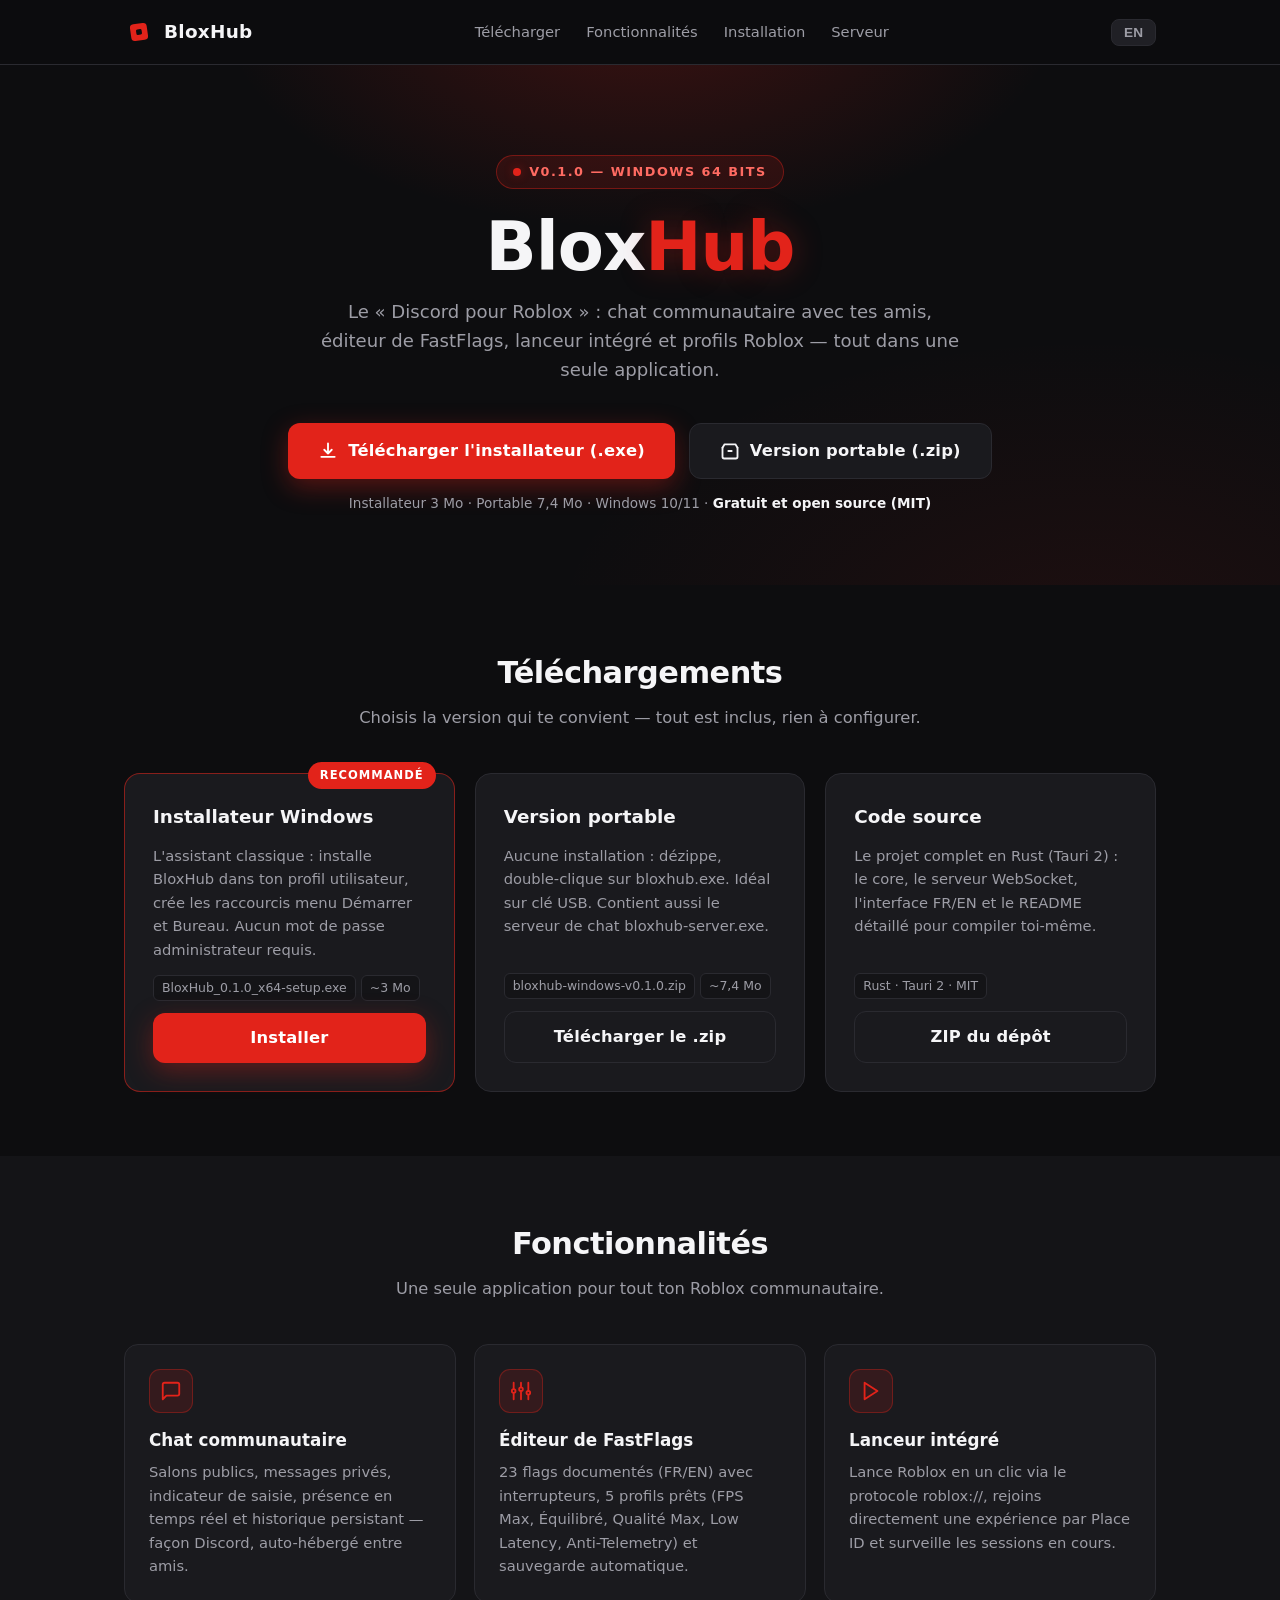
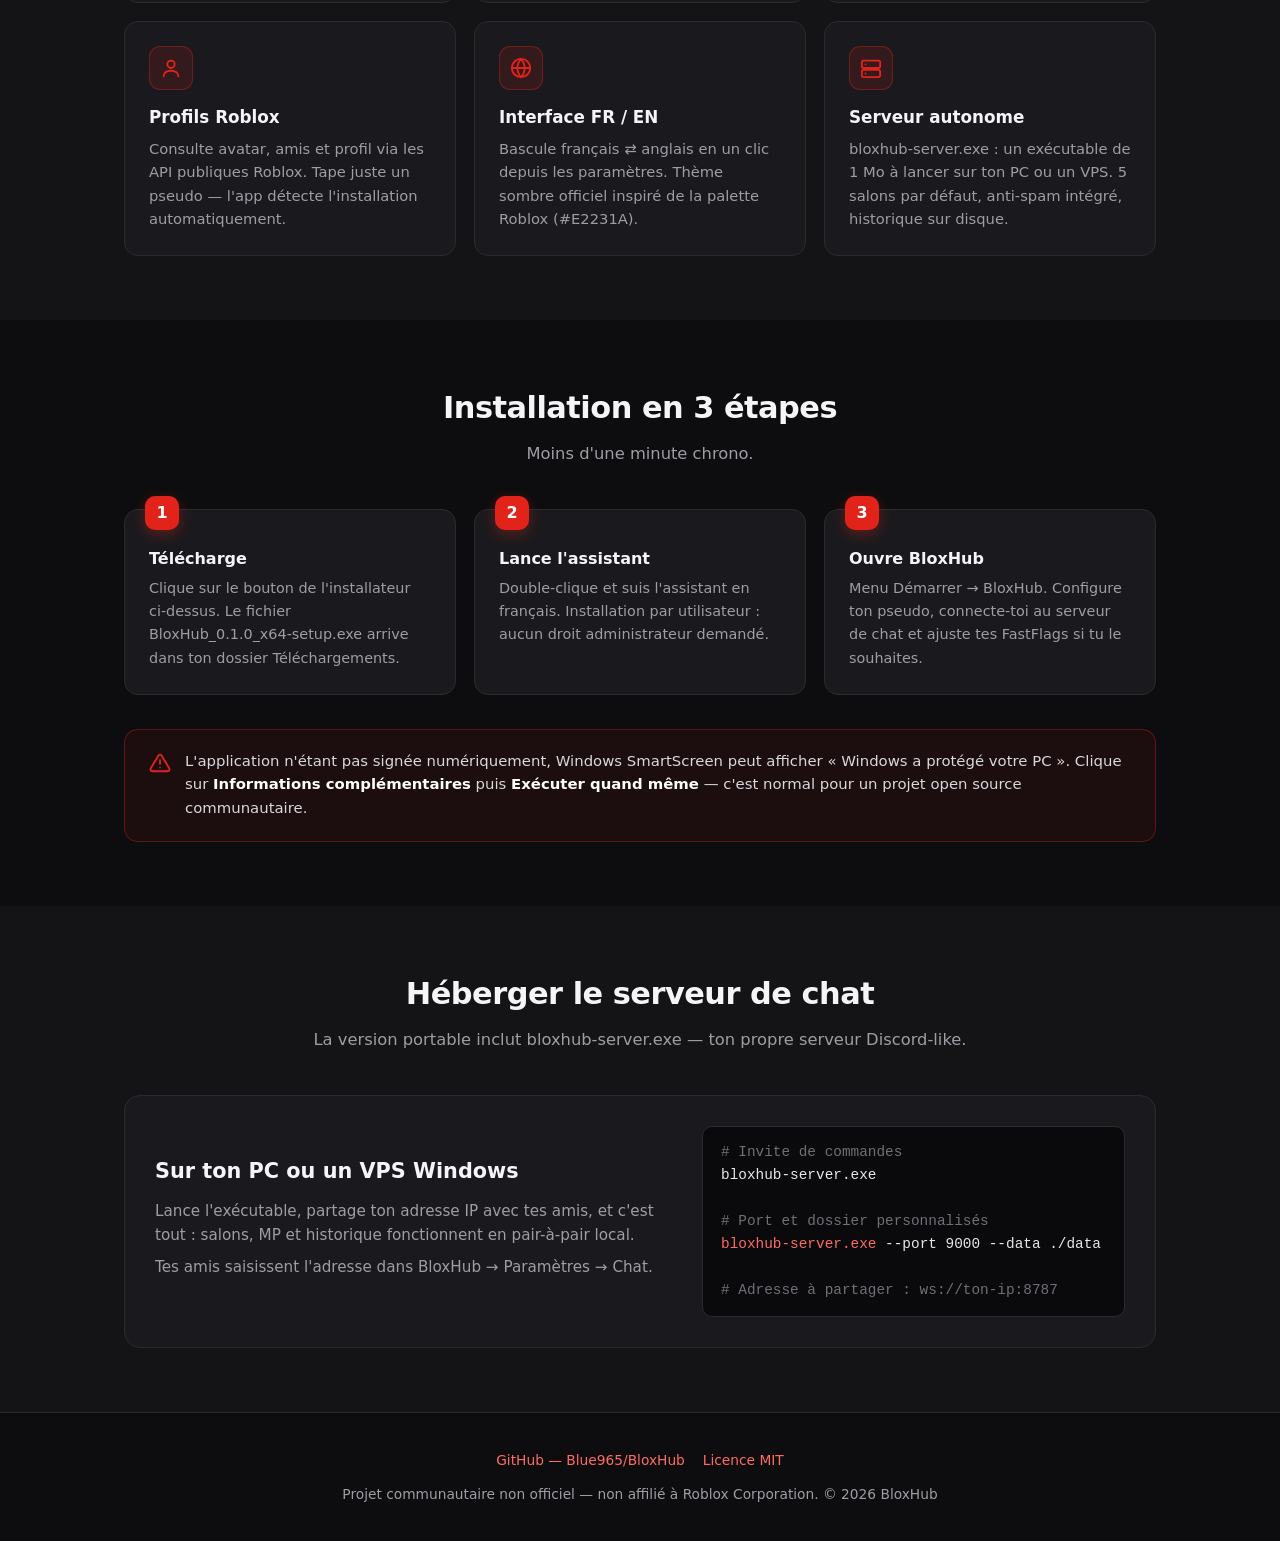
<file: index.html>
<!DOCTYPE html>
<html lang="fr">
<head>
<meta charset="UTF-8">
<meta name="viewport" content="width=device-width, initial-scale=1.0">
<title>BloxHub — Chat, FastFlags & Lanceur pour Roblox</title>
<meta name="description" content="BloxHub : chat communautaire façon Discord, éditeur de FastFlags, lanceur intégré et profils Roblox. Télécharge l'installateur Windows (.exe) ou la version portable.">
<style>
  :root{
    --bg:#0d0d0f; --bg2:#141417; --card:#1a1a1e; --card2:#202025;
    --border:#2a2a30; --text:#f5f5f7; --muted:#9d9da6;
    --red:#e2231a; --red-dark:#b31a13; --red-glow:rgba(226,35,26,.35);
  }
  *{margin:0;padding:0;box-sizing:border-box}
  html{scroll-behavior:smooth}
  body{background:var(--bg);color:var(--text);font-family:"Segoe UI",system-ui,-apple-system,Roboto,"Helvetica Neue",Arial,sans-serif;line-height:1.6;overflow-x:hidden}
  a{color:inherit;text-decoration:none}
  .wrap{max-width:1080px;margin:0 auto;padding:0 24px}

  /* ---------- Header ---------- */
  header{position:sticky;top:0;z-index:50;background:rgba(13,13,15,.85);backdrop-filter:blur(12px);border-bottom:1px solid var(--border)}
  .nav{display:flex;align-items:center;justify-content:space-between;height:64px}
  .brand{display:flex;align-items:center;gap:10px;font-weight:800;font-size:1.15rem;letter-spacing:.3px}
  .logo{width:30px;height:30px;flex:none}
  .nav-links{display:flex;gap:26px;font-size:.92rem;color:var(--muted)}
  .nav-links a:hover{color:var(--text)}
  .lang-btn{background:var(--card2);border:1px solid var(--border);color:var(--muted);border-radius:8px;padding:5px 12px;font-size:.85rem;cursor:pointer;font-weight:700}
  .lang-btn:hover{color:var(--text);border-color:var(--red)}
  @media(max-width:720px){.nav-links{display:none}}

  /* ---------- Hero ---------- */
  .hero{position:relative;padding:90px 0 70px;text-align:center;background:
    radial-gradient(600px 320px at 50% -60px, rgba(226,35,26,.22), transparent 70%),
    radial-gradient(900px 500px at 85% 110%, rgba(226,35,26,.08), transparent 60%)}
  .badge{display:inline-flex;align-items:center;gap:8px;background:rgba(226,35,26,.12);border:1px solid rgba(226,35,26,.4);color:#ff6b62;font-size:.8rem;font-weight:700;letter-spacing:1.5px;text-transform:uppercase;padding:6px 16px;border-radius:999px}
  .badge .dot{width:8px;height:8px;border-radius:50%;background:var(--red);box-shadow:0 0 10px var(--red-glow);animation:pulse 2s infinite}
  @keyframes pulse{50%{opacity:.4}}
  h1{font-size:clamp(2.6rem,6vw,4.2rem);font-weight:900;letter-spacing:-1px;margin:22px 0 14px;line-height:1.08}
  h1 .accent{color:var(--red);text-shadow:0 0 30px var(--red-glow)}
  .tagline{color:var(--muted);font-size:1.13rem;max-width:640px;margin:0 auto 38px}
  .cta-row{display:flex;gap:14px;justify-content:center;flex-wrap:wrap}
  .btn{display:inline-flex;align-items:center;gap:10px;font-weight:800;font-size:1.02rem;padding:14px 30px;border-radius:12px;transition:.18s;letter-spacing:.2px}
  .btn svg{width:20px;height:20px;flex:none}
  .btn-primary{background:var(--red);color:#fff;box-shadow:0 8px 26px var(--red-glow)}
  .btn-primary:hover{background:var(--red-dark);transform:translateY(-2px);box-shadow:0 12px 32px var(--red-glow)}
  .btn-ghost{background:var(--card);border:1px solid var(--border);color:var(--text)}
  .btn-ghost:hover{border-color:var(--red);transform:translateY(-2px)}
  .meta-note{margin-top:14px;color:var(--muted);font-size:.85rem}
  .meta-note b{color:var(--text)}

  /* ---------- Sections ---------- */
  section{padding:64px 0}
  .sec-title{font-size:1.9rem;font-weight:900;letter-spacing:-.5px;text-align:center;margin-bottom:8px}
  .sec-sub{text-align:center;color:var(--muted);margin-bottom:42px;font-size:1.02rem}

  /* Downloads cards */
  .dl-grid{display:grid;grid-template-columns:repeat(auto-fit,minmax(280px,1fr));gap:20px}
  .dl-card{background:var(--card);border:1px solid var(--border);border-radius:16px;padding:28px;display:flex;flex-direction:column;gap:12px;transition:.18s;position:relative}
  .dl-card:hover{border-color:var(--red);transform:translateY(-3px)}
  .dl-card.reco{border-color:rgba(226,35,26,.55)}
  .dl-tag{position:absolute;top:-12px;right:18px;background:var(--red);color:#fff;font-size:.72rem;font-weight:800;letter-spacing:1px;text-transform:uppercase;padding:4px 12px;border-radius:999px}
  .dl-card h3{font-size:1.15rem;font-weight:800}
  .dl-card p{color:var(--muted);font-size:.92rem;flex:1}
  .dl-size{display:inline-block;font-size:.78rem;color:var(--muted);background:var(--bg2);border:1px solid var(--border);border-radius:6px;padding:2px 8px}
  .dl-card .btn{justify-content:center;padding:12px 20px}

  /* Features */
  .feat-grid{display:grid;grid-template-columns:repeat(auto-fit,minmax(300px,1fr));gap:18px}
  .feat{background:var(--card);border:1px solid var(--border);border-radius:14px;padding:24px;transition:.18s}
  .feat:hover{border-color:var(--red);transform:translateY(-2px)}
  .feat .ic{width:44px;height:44px;border-radius:11px;background:rgba(226,35,26,.13);border:1px solid rgba(226,35,26,.35);display:flex;align-items:center;justify-content:center;margin-bottom:14px}
  .feat .ic svg{width:22px;height:22px;color:var(--red)}
  .feat h3{font-size:1.05rem;font-weight:800;margin-bottom:6px}
  .feat p{color:var(--muted);font-size:.92rem}

  /* Steps */
  .steps{display:grid;grid-template-columns:repeat(auto-fit,minmax(240px,1fr));gap:18px;counter-reset:step}
  .step{background:var(--card);border:1px solid var(--border);border-radius:14px;padding:24px;position:relative;counter-increment:step}
  .step::before{content:counter(step);position:absolute;top:-14px;left:20px;width:34px;height:34px;border-radius:10px;background:var(--red);color:#fff;font-weight:900;display:flex;align-items:center;justify-content:center;box-shadow:0 4px 14px var(--red-glow)}
  .step h3{font-size:1rem;font-weight:800;margin:12px 0 6px}
  .step p{color:var(--muted);font-size:.9rem}
  .warn{margin-top:34px;background:rgba(226,35,26,.07);border:1px solid rgba(226,35,26,.35);border-radius:14px;padding:20px 24px;display:flex;gap:14px;align-items:flex-start}
  .warn svg{width:22px;height:22px;color:var(--red);flex:none;margin-top:2px}
  .warn p{font-size:.93rem;color:#d8d8de}
  .warn b{color:#fff}

  /* Server */
  .server-box{background:var(--card);border:1px solid var(--border);border-radius:16px;padding:30px;display:grid;grid-template-columns:1.1fr .9fr;gap:30px;align-items:center}
  @media(max-width:760px){.server-box{grid-template-columns:1fr}}
  .server-box h3{font-size:1.3rem;font-weight:900;margin-bottom:10px}
  .server-box p{color:var(--muted);font-size:.95rem;margin-bottom:8px}
  pre{background:#0a0a0c;border:1px solid var(--border);border-radius:10px;padding:14px 18px;font-family:"Cascadia Code",Consolas,monospace;font-size:.9rem;color:#e8e8ec;overflow-x:auto}
  pre .c{color:#6f6f78}
  pre .r{color:#ff6b62}

  /* Footer */
  footer{border-top:1px solid var(--border);padding:36px 0;color:var(--muted);font-size:.86rem;text-align:center}
  footer a{color:#ff6b62}
  footer .row{display:flex;gap:18px;justify-content:center;flex-wrap:wrap;margin-bottom:12px}
</style>
</head>
<body>

<header>
  <div class="wrap nav">
    <a class="brand" href="#top">
      <svg class="logo" viewBox="0 0 64 64"><rect x="14" y="14" width="36" height="36" rx="8" transform="rotate(-8 32 32)" fill="#e2231a"/><rect x="26" y="26" width="12" height="12" rx="3" transform="rotate(-8 32 32)" fill="#0d0d0f"/></svg>
      BloxHub
    </a>
    <nav class="nav-links">
      <a href="#telecharger" data-i18n="nav_dl">Télécharger</a>
      <a href="#fonctionnalites" data-i18n="nav_feat">Fonctionnalités</a>
      <a href="#installation" data-i18n="nav_install">Installation</a>
      <a href="#serveur" data-i18n="nav_server">Serveur</a>
    </nav>
    <button class="lang-btn" id="langBtn" onclick="toggleLang()">EN</button>
  </div>
</header>

<div class="hero" id="top">
  <div class="wrap">
    <span class="badge"><span class="dot"></span><span data-i18n="badge">v0.1.0 — Windows 64 bits</span></span>
    <h1>Blox<span class="accent">Hub</span></h1>
    <p class="tagline" data-i18n="tagline">Le « Discord pour Roblox » : chat communautaire avec tes amis, éditeur de FastFlags, lanceur intégré et profils Roblox — tout dans une seule application.</p>
    <div class="cta-row">
      <a class="btn btn-primary" href="downloads/BloxHub_0.1.0_x64-setup.exe" download>
        <svg viewBox="0 0 24 24" fill="none" stroke="currentColor" stroke-width="2.2" stroke-linecap="round" stroke-linejoin="round"><path d="M12 3v12m0 0l-4.5-4.5M12 15l4.5-4.5"/><path d="M4 19h16"/></svg>
        <span data-i18n="cta_setup">Télécharger l'installateur (.exe)</span>
      </a>
      <a class="btn btn-ghost" href="downloads/bloxhub-windows-v0.1.0.zip" download>
        <svg viewBox="0 0 24 24" fill="none" stroke="currentColor" stroke-width="2.2" stroke-linecap="round" stroke-linejoin="round"><path d="M21 8v11a2 2 0 0 1-2 2H5a2 2 0 0 1-2-2V8"/><path d="M3 8l2.5-4h13L21 8"/><path d="M10 12h4"/></svg>
        <span data-i18n="cta_portable">Version portable (.zip)</span>
      </a>
    </div>
    <p class="meta-note"><span data-i18n="meta_note">Installateur 3 Mo · Portable 7,4 Mo · Windows 10/11 · <b>Gratuit et open source (MIT)</b></span></p>
  </div>
</div>

<section id="telecharger">
  <div class="wrap">
    <h2 class="sec-title" data-i18n="dl_title">Téléchargements</h2>
    <p class="sec-sub" data-i18n="dl_sub">Choisis la version qui te convient — tout est inclus, rien à configurer.</p>
    <div class="dl-grid">
      <div class="dl-card reco">
        <span class="dl-tag" data-i18n="tag_reco">Recommandé</span>
        <h3 data-i18n="dl1_title">Installateur Windows</h3>
        <p data-i18n="dl1_desc">L'assistant classique : installe BloxHub dans ton profil utilisateur, crée les raccourcis menu Démarrer et Bureau. Aucun mot de passe administrateur requis.</p>
        <div><span class="dl-size">BloxHub_0.1.0_x64-setup.exe</span> <span class="dl-size">~3 Mo</span></div>
        <a class="btn btn-primary" href="downloads/BloxHub_0.1.0_x64-setup.exe" download><span data-i18n="dl1_btn">Installer</span></a>
      </div>
      <div class="dl-card">
        <h3 data-i18n="dl2_title">Version portable</h3>
        <p data-i18n="dl2_desc">Aucune installation : dézippe, double-clique sur bloxhub.exe. Idéal sur clé USB. Contient aussi le serveur de chat bloxhub-server.exe.</p>
        <div><span class="dl-size">bloxhub-windows-v0.1.0.zip</span> <span class="dl-size">~7,4 Mo</span></div>
        <a class="btn btn-ghost" href="downloads/bloxhub-windows-v0.1.0.zip" download><span data-i18n="dl2_btn">Télécharger le .zip</span></a>
      </div>
      <div class="dl-card">
        <h3 data-i18n="dl3_title">Code source</h3>
        <p data-i18n="dl3_desc">Le projet complet en Rust (Tauri 2) : le core, le serveur WebSocket, l'interface FR/EN et le README détaillé pour compiler toi-même.</p>
        <div><span class="dl-size">Rust · Tauri 2 · MIT</span></div>
        <a class="btn btn-ghost" href="https://github.com/Blue965/BloxHub/archive/refs/heads/main.zip" download><span data-i18n="dl3_btn">ZIP du dépôt</span></a>
      </div>
    </div>
  </div>
</section>

<section id="fonctionnalites" style="background:var(--bg2)">
  <div class="wrap">
    <h2 class="sec-title" data-i18n="feat_title">Fonctionnalités</h2>
    <p class="sec-sub" data-i18n="feat_sub">Une seule application pour tout ton Roblox communautaire.</p>
    <div class="feat-grid">
      <div class="feat">
        <div class="ic"><svg viewBox="0 0 24 24" fill="none" stroke="currentColor" stroke-width="2" stroke-linecap="round" stroke-linejoin="round"><path d="M21 15a2 2 0 0 1-2 2H7l-4 4V5a2 2 0 0 1 2-2h14a2 2 0 0 1 2 2z"/></svg></div>
        <h3 data-i18n="f1">Chat communautaire</h3>
        <p data-i18n="f1d">Salons publics, messages privés, indicateur de saisie, présence en temps réel et historique persistant — façon Discord, auto-hébergé entre amis.</p>
      </div>
      <div class="feat">
        <div class="ic"><svg viewBox="0 0 24 24" fill="none" stroke="currentColor" stroke-width="2" stroke-linecap="round" stroke-linejoin="round"><path d="M4 21v-7m0-4V3m8 18v-9m0-4V3m8 18v-5m0-4V3"/><circle cx="4" cy="12" r="2"/><circle cx="12" cy="10" r="2"/><circle cx="20" cy="14" r="2"/></svg></div>
        <h3 data-i18n="f2">Éditeur de FastFlags</h3>
        <p data-i18n="f2d">23 flags documentés (FR/EN) avec interrupteurs, 5 profils prêts (FPS Max, Équilibré, Qualité Max, Low Latency, Anti-Telemetry) et sauvegarde automatique.</p>
      </div>
      <div class="feat">
        <div class="ic"><svg viewBox="0 0 24 24" fill="none" stroke="currentColor" stroke-width="2" stroke-linecap="round" stroke-linejoin="round"><polygon points="5 3 19 12 5 21 5 3"/></svg></div>
        <h3 data-i18n="f3">Lanceur intégré</h3>
        <p data-i18n="f3d">Lance Roblox en un clic via le protocole roblox://, rejoins directement une expérience par Place ID et surveille les sessions en cours.</p>
      </div>
      <div class="feat">
        <div class="ic"><svg viewBox="0 0 24 24" fill="none" stroke="currentColor" stroke-width="2" stroke-linecap="round" stroke-linejoin="round"><circle cx="12" cy="8" r="4"/><path d="M4 21c0-4 3.6-6 8-6s8 2 8 6"/></svg></div>
        <h3 data-i18n="f4">Profils Roblox</h3>
        <p data-i18n="f4d">Consulte avatar, amis et profil via les API publiques Roblox. Tape juste un pseudo — l'app détecte l'installation automatiquement.</p>
      </div>
      <div class="feat">
        <div class="ic"><svg viewBox="0 0 24 24" fill="none" stroke="currentColor" stroke-width="2" stroke-linecap="round" stroke-linejoin="round"><circle cx="12" cy="12" r="10"/><path d="M2 12h20M12 2a15.3 15.3 0 0 1 4 10 15.3 15.3 0 0 1-4 10 15.3 15.3 0 0 1-4-10 15.3 15.3 0 0 1 4-10z"/></svg></div>
        <h3 data-i18n="f5">Interface FR / EN</h3>
        <p data-i18n="f5d">Bascule français ⇄ anglais en un clic depuis les paramètres. Thème sombre officiel inspiré de la palette Roblox (#E2231A).</p>
      </div>
      <div class="feat">
        <div class="ic"><svg viewBox="0 0 24 24" fill="none" stroke="currentColor" stroke-width="2" stroke-linecap="round" stroke-linejoin="round"><rect x="2" y="4" width="20" height="8" rx="2"/><rect x="2" y="14" width="20" height="8" rx="2"/><path d="M6 8h.01M6 18h.01"/></svg></div>
        <h3 data-i18n="f6">Serveur autonome</h3>
        <p data-i18n="f6d">bloxhub-server.exe : un exécutable de 1 Mo à lancer sur ton PC ou un VPS. 5 salons par défaut, anti-spam intégré, historique sur disque.</p>
      </div>
    </div>
  </div>
</section>

<section id="installation">
  <div class="wrap">
    <h2 class="sec-title" data-i18n="inst_title">Installation en 3 étapes</h2>
    <p class="sec-sub" data-i18n="inst_sub">Moins d'une minute chrono.</p>
    <div class="steps">
      <div class="step">
        <h3 data-i18n="s1">Télécharge</h3>
        <p data-i18n="s1d">Clique sur le bouton de l'installateur ci-dessus. Le fichier BloxHub_0.1.0_x64-setup.exe arrive dans ton dossier Téléchargements.</p>
      </div>
      <div class="step">
        <h3 data-i18n="s2">Lance l'assistant</h3>
        <p data-i18n="s2d">Double-clique et suis l'assistant en français. Installation par utilisateur : aucun droit administrateur demandé.</p>
      </div>
      <div class="step">
        <h3 data-i18n="s3">Ouvre BloxHub</h3>
        <p data-i18n="s3d">Menu Démarrer → BloxHub. Configure ton pseudo, connecte-toi au serveur de chat et ajuste tes FastFlags si tu le souhaites.</p>
      </div>
    </div>
    <div class="warn">
      <svg viewBox="0 0 24 24" fill="none" stroke="currentColor" stroke-width="2" stroke-linecap="round" stroke-linejoin="round"><path d="M10.3 3.9L1.8 18a2 2 0 0 0 1.7 3h17a2 2 0 0 0 1.7-3L13.7 3.9a2 2 0 0 0-3.4 0z"/><path d="M12 9v4m0 4h.01"/></svg>
      <p data-i18n="warn_ss">L'application n'étant pas signée numériquement, Windows SmartScreen peut afficher « Windows a protégé votre PC ». Clique sur <b>Informations complémentaires</b> puis <b>Exécuter quand même</b> — c'est normal pour un projet open source communautaire.</p>
    </div>
  </div>
</section>

<section id="serveur" style="background:var(--bg2)">
  <div class="wrap">
    <h2 class="sec-title" data-i18n="srv_title">Héberger le serveur de chat</h2>
    <p class="sec-sub" data-i18n="srv_sub">La version portable inclut bloxhub-server.exe — ton propre serveur Discord-like.</p>
    <div class="server-box">
      <div>
        <h3 data-i18n="srv_h3">Sur ton PC ou un VPS Windows</h3>
        <p data-i18n="srv_p1">Lance l'exécutable, partage ton adresse IP avec tes amis, et c'est tout : salons, MP et historique fonctionnent en pair-à-pair local.</p>
        <p data-i18n="srv_p2">Tes amis saisissent l'adresse dans BloxHub → Paramètres → Chat.</p>
      </div>
      <pre><span class="c"># Invite de commandes</span>
bloxhub-server.exe

<span class="c"># Port et dossier personnalisés</span>
<span class="r">bloxhub-server.exe</span> --port 9000 --data ./data

<span class="c"># Adresse à partager : ws://ton-ip:8787</span></pre>
    </div>
  </div>
</section>

<footer>
  <div class="wrap">
    <div class="row">
      <a href="https://github.com/Blue965/BloxHub" data-i18n="ft_repo">GitHub — Blue965/BloxHub</a>
      <a href="https://github.com/Blue965/BloxHub/blob/main/LICENSE" data-i18n="ft_license">Licence MIT</a>
    </div>
    <p data-i18n="ft_note">Projet communautaire non officiel — non affilié à Roblox Corporation. © 2026 BloxHub</p>
  </div>
</footer>

<script>
/* ======== Bilingue FR / EN ======== */
const I18N = {
  en: {
    nav_dl:"Download", nav_feat:"Features", nav_install:"Install", nav_server:"Server",
    badge:"v0.1.0 — Windows 64-bit",
    tagline:"The \"Discord for Roblox\": community chat with your friends, FastFlags editor, built-in launcher and Roblox profiles — all in a single app.",
    cta_setup:"Download installer (.exe)", cta_portable:"Portable version (.zip)",
    meta_note:'Installer 3 MB · Portable 7.4 MB · Windows 10/11 · <b>Free and open source (MIT)</b>',
    dl_title:"Downloads", dl_sub:"Pick the version that suits you — everything is included, zero setup.",
    tag_reco:"Recommended",
    dl1_title:"Windows Installer", dl1_desc:"The classic wizard: installs BloxHub into your user profile, creates Start Menu and Desktop shortcuts. No administrator password required.",
    dl1_btn:"Install",
    dl2_title:"Portable version", dl2_desc:"No installation: unzip and double-click bloxhub.exe. Great for USB sticks. Also includes the bloxhub-server.exe chat server.",
    dl2_btn:"Download .zip",
    dl3_title:"Source code", dl3_desc:"The full Rust project (Tauri 2): core, WebSocket server, FR/EN UI and a detailed README to build it yourself.",
    dl3_btn:"Repo ZIP",
    feat_title:"Features", feat_sub:"One app for your whole Roblox community.",
    f1:"Community chat", f1d:"Public channels, direct messages, typing indicator, real-time presence and persistent history — Discord-style, self-hosted among friends.",
    f2:"FastFlags editor", f2d:"23 documented flags (FR/EN) with toggles, 5 ready-made presets (Max FPS, Balanced, Max Quality, Low Latency, Anti-Telemetry) and automatic backups.",
    f3:"Built-in launcher", f3d:"Launch Roblox in one click via the roblox:// protocol, join experiences directly by Place ID and monitor running sessions.",
    f4:"Roblox profiles", f4d:"View avatar, friends and profile through Roblox public APIs. Just type a username — the app auto-detects your installation.",
    f5:"FR / EN interface", f5d:"Switch French ⇄ English in one click from settings. Official dark theme inspired by the Roblox palette (#E2231A).",
    f6:"Standalone server", f6d:"bloxhub-server.exe: a 1 MB executable for your PC or VPS. 5 default channels, built-in anti-spam, on-disk history.",
    inst_title:"Install in 3 steps", inst_sub:"Under a minute, start to finish.",
    s1:"Download", s1d:"Click the installer button above. BloxHub_0.1.0_x64-setup.exe lands in your Downloads folder.",
    s2:"Run the wizard", s2d:"Double-click and follow the assistant. Per-user install: no administrator rights asked.",
    s3:"Open BloxHub", s3d:"Start Menu → BloxHub. Set your username, connect to the chat server and tweak your FastFlags if you want.",
    warn_ss:'The app is not digitally signed, so Windows SmartScreen may show "Windows protected your PC". Click <b>More info</b> then <b>Run anyway</b> — normal for a community open-source project.',
    srv_title:"Host the chat server", srv_sub:"The portable version includes bloxhub-server.exe — your own Discord-like server.",
    srv_h3:"On your PC or a Windows VPS", srv_p1:"Run the executable, share your IP address with your friends, and you're done: channels, DMs and history work locally.",
    srv_p2:"Friends enter the address in BloxHub → Settings → Chat.",
    ft_repo:"GitHub — Blue965/BloxHub", ft_license:"MIT License",
    ft_note:"Unofficial community project — not affiliated with Roblox Corporation. © 2026 BloxHub"
  }
};
let lang = "fr";
const FR = {};
document.querySelectorAll("[data-i18n]").forEach(el => FR[el.dataset.i18n] = el.innerHTML);
function toggleLang(){
  lang = (lang === "fr") ? "en" : "fr";
  document.documentElement.lang = lang;
  document.getElementById("langBtn").textContent = lang === "fr" ? "EN" : "FR";
  document.querySelectorAll("[data-i18n]").forEach(el => {
    el.innerHTML = lang === "fr" ? FR[el.dataset.i18n] : I18N.en[el.dataset.i18n] ?? el.innerHTML;
  });
}
</script>
</body>
</html>
</file>
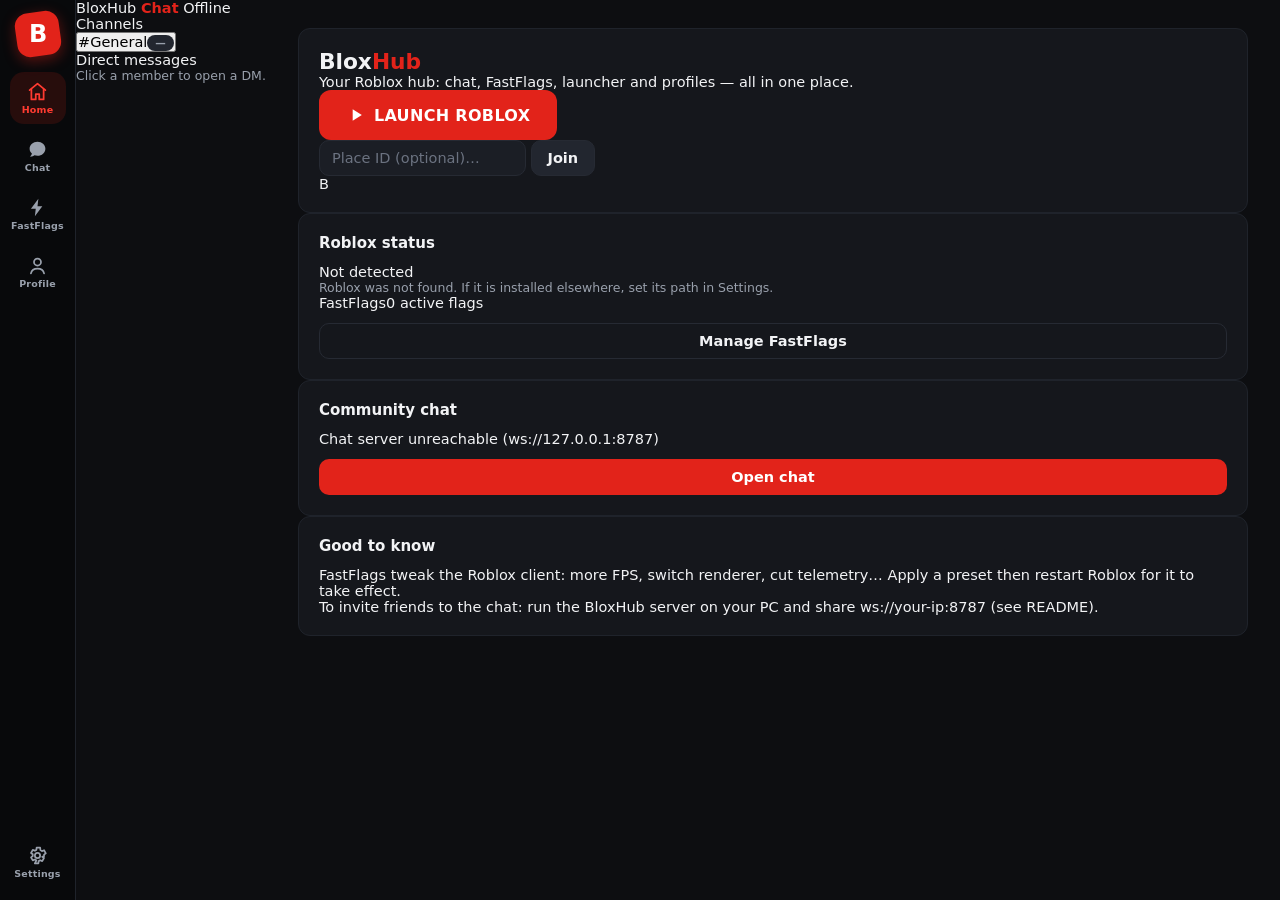
<file: ui/index.html>
<!DOCTYPE html>
<html lang="fr">
<head>
  <meta charset="UTF-8" />
  <meta name="viewport" content="width=device-width, initial-scale=1.0" />
  <title>BloxHub</title>
  <link rel="stylesheet" href="styles.css" />
</head>
<body>
  <div id="app" data-view="home">

    <!-- ══════════ Rail de navigation ══════════ -->
    <nav id="rail">
      <div class="logo" title="BloxHub"><span>B</span></div>
      <button class="rail-btn active" data-view="home" data-i18n-title="nav.home">
        <svg viewBox="0 0 24 24" fill="none" stroke="currentColor" stroke-width="2" stroke-linecap="round" stroke-linejoin="round"><path d="M3 10.5 12 3l9 7.5"/><path d="M5 9.5V21h5v-6h4v6h5V9.5"/></svg>
        <span class="rail-label" data-i18n="nav.home">Accueil</span>
      </button>
      <button class="rail-btn" data-view="chat" data-i18n-title="nav.chat">
        <svg viewBox="0 0 24 24" fill="currentColor"><path d="M12 3C7 3 3 6.6 3 11c0 2.2 1 4.1 2.6 5.6-.2 1.2-.8 2.4-1.8 3.2-.2.2 0 .5.2.5 1.9-.1 3.5-.8 4.6-1.6 1 .3 2.2.5 3.4.5 5 0 9-3.6 9-8.2S17 3 12 3z"/></svg>
        <span class="rail-label" data-i18n="nav.chat">Chat</span>
        <span id="rail-chat-dot" class="rail-dot hidden"></span>
      </button>
      <button class="rail-btn" data-view="fflags" data-i18n-title="nav.fflags">
        <svg viewBox="0 0 24 24" fill="currentColor"><path d="M13 2 4.5 13.5H10L9 22l8.5-11.5H12L13 2z"/></svg>
        <span class="rail-label" data-i18n="nav.fflags">FastFlags</span>
      </button>
      <button class="rail-btn" data-view="profile" data-i18n-title="nav.profile">
        <svg viewBox="0 0 24 24" fill="none" stroke="currentColor" stroke-width="2" stroke-linecap="round"><circle cx="12" cy="8" r="4"/><path d="M4.5 21c.8-3.6 3.9-5.5 7.5-5.5s6.7 1.9 7.5 5.5"/></svg>
        <span class="rail-label" data-i18n="nav.profile">Profil</span>
      </button>
      <div class="rail-spacer"></div>
      <button class="rail-btn" data-view="settings" data-i18n-title="nav.settings">
        <svg viewBox="0 0 24 24" fill="none" stroke="currentColor" stroke-width="2" stroke-linecap="round" stroke-linejoin="round"><circle cx="12" cy="12" r="3"/><path d="M19.4 13a7.8 7.8 0 0 0 .1-2l2-1.5-2-3.5-2.4 1a7.8 7.8 0 0 0-1.7-1L15 3h-4l-.3 2.6a7.8 7.8 0 0 0-1.7 1l-2.4-1-2 3.5 2 1.5a7.8 7.8 0 0 0 0 2l-2 1.5 2 3.5 2.4-1a7.8 7.8 0 0 0 1.7 1L9 21h4l.3-2.6a7.8 7.8 0 0 0 1.7-1l2.4 1 2-3.5-2-1.5z"/></svg>
        <span class="rail-label" data-i18n="nav.settings">Paramètres</span>
      </button>
    </nav>

    <!-- ══════════ Panneau contextuel (salons du chat) ══════════ -->
    <aside id="sidepanel">
      <div class="sidepanel-header">
        <span class="sidepanel-title">BloxHub <b class="red">Chat</b></span>
        <span id="chat-conn-badge" class="conn-badge off" data-i18n="chat.offline">Hors-ligne</span>
      </div>
      <div class="sidepanel-scroll">
        <div class="sidepanel-section" data-i18n="chat.channels">Salons</div>
        <div id="channel-list"></div>
        <div class="sidepanel-section" data-i18n="chat.dms">Messages privés</div>
        <div id="dm-list"></div>
      </div>
    </aside>

    <!-- ══════════ Contenu principal ══════════ -->
    <main id="main">

      <!-- ── Vue Accueil ── -->
      <section id="view-home" class="view">
        <div class="home-hero card">
          <div class="hero-text">
            <h1>Blox<span class="red">Hub</span></h1>
            <p class="tagline" data-i18n="home.tagline">Ta communauté Roblox : chat, FastFlags, lanceur et profils — tout au même endroit.</p>
            <div class="hero-actions">
              <button id="btn-launch" class="btn btn-primary btn-big">
                <svg viewBox="0 0 24 24" fill="currentColor" width="20" height="20"><path d="M8 5v14l11-7z"/></svg>
                <span data-i18n="home.launch">LANCER ROBLOX</span>
              </button>
              <form id="join-form" class="join-row">
                <input id="place-id" type="number" min="1" data-i18n-ph="home.join_ph" placeholder="Place ID…" />
                <button type="submit" class="btn" data-i18n="home.join_btn">Rejoindre</button>
              </form>
            </div>
          </div>
          <div class="hero-logo" aria-hidden="true"><div class="hero-tile"><span>B</span></div></div>
        </div>

        <div class="home-grid">
          <div class="card" id="roblox-status-card">
            <h3 data-i18n="home.status_title">État de Roblox</h3>
            <div id="roblox-status-body" class="status-body"></div>
            <button id="btn-manage-flags" class="btn btn-ghost full" data-i18n="home.manage_flags">Gérer les FastFlags</button>
          </div>
          <div class="card" id="home-chat-card">
            <h3 data-i18n="home.chat_card_title">Chat communautaire</h3>
            <div id="home-chat-body" class="status-body"></div>
            <button id="btn-go-chat" class="btn btn-primary full" data-i18n="home.open_chat">Ouvrir le chat</button>
          </div>
          <div class="card tips">
            <h3 data-i18n="home.tips_title">Bon à savoir</h3>
            <p data-i18n="home.tips_body">Les FastFlags modifient le client Roblox : gagne des FPS, change de moteur de rendu, coupe la télémétrie… Applique un preset puis relance Roblox pour que ça prenne effet.</p>
            <p data-i18n="home.tips_body2">Pour inviter tes amis au chat : lance le serveur BloxHub sur ton PC et partage l'adresse ws://ton-ip:8787 (voir README).</p>
          </div>
        </div>
      </section>

      <!-- ── Vue Chat ── -->
      <section id="view-chat" class="view hidden chat-layout">
        <div id="chat-main">
          <header id="chat-header">
            <h2 id="chat-room-title">#general</h2>
            <span id="chat-conn-badge2" class="conn-badge off" data-i18n="chat.offline">Hors-ligne</span>
          </header>
          <div id="messages"></div>
          <div id="typing-bar" class="hidden"></div>
          <form id="chat-form">
            <input id="chat-input" autocomplete="off" data-i18n-ph="chat.input_ph" placeholder="Écrire un message…" />
            <button type="submit" class="btn btn-primary" data-i18n="chat.send">Envoyer</button>
          </form>
        </div>
        <aside id="members-panel">
          <h3><span data-i18n="chat.members">Membres</span> <span id="members-count" class="badge">0</span></h3>
          <div id="members-list"></div>
        </aside>
      </section>

      <!-- ── Vue FastFlags ── -->
      <section id="view-fflags" class="view hidden">
        <header class="view-header">
          <div>
            <h2 data-i18n="ff.title">Éditeur de FastFlags</h2>
            <div id="ff-file-line" class="subtle"></div>
          </div>
          <div class="header-actions">
            <span id="ff-dirty-badge" class="badge warn hidden" data-i18n="ff.dirty">Non appliqué</span>
            <span id="ff-count-badge" class="badge">0</span>
            <button id="ff-import" class="btn btn-ghost" data-i18n="ff.import">Importer</button>
            <button id="ff-export" class="btn btn-ghost" data-i18n="ff.export">Exporter</button>
            <button id="ff-reset" class="btn btn-danger-ghost" data-i18n="ff.reset">Tout retirer</button>
            <button id="ff-apply" class="btn btn-primary" data-i18n="ff.apply">Appliquer</button>
          </div>
        </header>
        <div class="ff-disclaimer" data-i18n="ff.disclaimer"></div>
        <input id="ff-import-file" type="file" accept=".json,application/json" class="hidden" />

        <div class="ff-tabs">
          <button class="tab active" data-tab="catalog" data-i18n="ff.tab_catalog">Catalogue</button>
          <button class="tab" data-tab="presets" data-i18n="ff.tab_presets">Presets</button>
          <button class="tab" data-tab="advanced" data-i18n="ff.tab_advanced">Avancé</button>
        </div>

        <div id="ff-panel-catalog" class="ff-panel">
          <div class="ff-toolbar">
            <input id="ff-search" data-i18n-ph="ff.search_ph" placeholder="Rechercher un flag…" />
            <div id="ff-cats" class="chips"></div>
          </div>
          <div id="ff-catalog-list" class="catalog-grid"></div>
        </div>

        <div id="ff-panel-presets" class="ff-panel hidden">
          <div id="preset-grid" class="preset-grid"></div>
        </div>

        <div id="ff-panel-advanced" class="ff-panel hidden">
          <div class="adv-toolbar">
            <span class="subtle" data-i18n="ff.adv_hint">Clé exacte du flag → valeur (booléen, nombre ou texte).</span>
            <button id="ff-add-row" class="btn" data-i18n="ff.add_flag">+ Ajouter un flag</button>
          </div>
          <table id="ff-adv-table">
            <thead><tr><th data-i18n="ff.col_key">Clé</th><th data-i18n="ff.col_value">Valeur</th><th></th></tr></thead>
            <tbody></tbody>
          </table>
        </div>
      </section>

      <!-- ── Vue Profil ── -->
      <section id="view-profile" class="view hidden">
        <header class="view-header">
          <h2 data-i18n="prof.title">Profil Roblox</h2>
        </header>
        <form id="profile-form" class="prof-search">
          <input id="profile-username" data-i18n-ph="prof.search_ph" placeholder="Nom d'utilisateur Roblox…" />
          <button type="submit" class="btn btn-primary" data-i18n="prof.search">Rechercher</button>
        </form>
        <div id="profile-result"></div>
      </section>

      <!-- ── Vue Paramètres ── -->
      <section id="view-settings" class="view hidden">
        <header class="view-header">
          <h2 data-i18n="set.title">Paramètres</h2>
        </header>
        <div class="settings-grid">
          <div class="card">
            <h3 data-i18n="set.language">Langue</h3>
            <div class="lang-row">
              <label class="lang-opt"><input type="radio" name="lang" value="fr" /><span>Français</span></label>
              <label class="lang-opt"><input type="radio" name="lang" value="en" /><span>English</span></label>
            </div>
          </div>
          <div class="card">
            <h3 data-i18n="set.chat_title">Chat</h3>
            <label class="field" data-i18n="set.chat_url">Adresse du serveur</label>
            <input id="set-chat-url" spellcheck="false" />
            <label class="field" data-i18n="set.chat_username">Ton pseudo</label>
            <input id="set-chat-username" maxlength="24" />
            <label class="check"><input id="set-autoconnect" type="checkbox" /><span data-i18n="set.autoconnect">Connexion auto au démarrage</span></label>
          </div>
          <div class="card">
            <h3 data-i18n="set.roblox_title">Roblox</h3>
            <label class="field" data-i18n="set.custom_path">Chemin personnalisé (optionnel)</label>
            <input id="set-custom-path" spellcheck="false" data-i18n-ph="set.custom_ph" placeholder="…/RobloxPlayerBeta.exe" />
            <p class="subtle" data-i18n="set.custom_hint">Laisse vide si Roblox est installé normalement (Windows/macOS). Sous Linux/Wine, pointe vers le dossier du player.</p>
          </div>
          <div class="card about">
            <h3 data-i18n="set.about_title">À propos</h3>
            <p data-i18n="set.about">BloxHub v0.1.0 — app communautaire non officielle en Rust + Tauri 2. Ni affiliée à, ni approuvée par Roblox Corporation.</p>
          </div>
        </div>
        <button id="set-save" class="btn btn-primary" data-i18n="set.save">Enregistrer</button>
      </section>
    </main>
  </div>

  <!-- Modale de confirmation -->
  <div id="modal-backdrop" class="hidden">
    <div class="modal">
      <p id="modal-text"></p>
      <div class="modal-actions">
        <button id="modal-cancel" class="btn btn-ghost" data-i18n="common.cancel">Annuler</button>
        <button id="modal-ok" class="btn btn-primary" data-i18n="common.confirm">Confirmer</button>
      </div>
    </div>
  </div>

  <div id="toasts"></div>

  <script src="i18n.js"></script>
  <script src="app.js"></script>
</body>
</html>
</file>
<file: ui/styles.css>
/* ═══════════════════════════════════════════════════════════════
   BloxHub — thème sombre inspiré de Roblox (#E2231A)
   ═══════════════════════════════════════════════════════════════ */

:root {
  --bg: #0d0e11;
  --rail: #08090b;
  --panel: #15171c;
  --panel2: #1b1e25;
  --panel3: #22262f;
  --border: #262a33;
  --border-soft: #1f232b;
  --text: #f2f3f5;
  --muted: #99a0ac;
  --faint: #6b7280;
  --red: #e2231a;
  --red-hover: #ff3b31;
  --red-soft: rgba(226, 35, 26, 0.14);
  --green: #23a55a;
  --yellow: #f5cd30;
  --radius: 12px;
  --radius-sm: 8px;
  --shadow: 0 8px 24px rgba(0, 0, 0, 0.35);
  --font: "Segoe UI", system-ui, -apple-system, "Noto Sans", Roboto, Ubuntu, sans-serif;
}

* { margin: 0; padding: 0; box-sizing: border-box; }

html, body { height: 100%; }

body {
  font-family: var(--font);
  background: var(--bg);
  color: var(--text);
  font-size: 14.5px;
  overflow: hidden;
  user-select: none;
}

input, button { font-family: inherit; font-size: inherit; }
input { user-select: text; }

::-webkit-scrollbar { width: 10px; height: 10px; }
::-webkit-scrollbar-track { background: transparent; }
::-webkit-scrollbar-thumb { background: #2b2f38; border-radius: 6px; border: 2px solid var(--bg); }
::-webkit-scrollbar-thumb:hover { background: #3a3f4b; }

.hidden { display: none !important; }
.red { color: var(--red); }
.subtle { color: var(--muted); font-size: 12.5px; }

/* ═══════════ Structure générale ═══════════ */

#app { display: flex; height: 100vh; }

#rail {
  width: 76px;
  background: var(--rail);
  border-right: 1px solid var(--border-soft);
  display: flex;
  flex-direction: column;
  align-items: center;
  gap: 6px;
  padding: 12px 0;
  flex-shrink: 0;
}

.logo {
  width: 44px;
  height: 44px;
  border-radius: 13px;
  background: var(--red);
  display: grid;
  place-items: center;
  margin-bottom: 10px;
  transform: rotate(-8deg);
  box-shadow: 0 4px 14px rgba(226, 35, 26, 0.4);
}
.logo span {
  font-weight: 900;
  font-size: 24px;
  color: #fff;
  transform: rotate(8deg);
}

.rail-btn {
  position: relative;
  width: 56px;
  height: 52px;
  border: none;
  border-radius: 14px;
  background: transparent;
  color: var(--muted);
  cursor: pointer;
  display: flex;
  flex-direction: column;
  align-items: center;
  justify-content: center;
  gap: 2px;
  transition: background 0.15s, color 0.15s;
}
.rail-btn svg { width: 21px; height: 21px; }
.rail-btn:hover { background: var(--panel2); color: var(--text); }
.rail-btn.active { background: var(--red-soft); color: var(--red-hover); }
.rail-label { font-size: 9.5px; font-weight: 600; letter-spacing: 0.02em; }

.rail-dot {
  position: absolute;
  top: 6px;
  right: 8px;
  width: 9px;
  height: 9px;
  border-radius: 50%;
  background: var(--red);
  border: 2px solid var(--rail);
}

.rail-spacer { flex: 1; }

#main { flex: 1; min-width: 0; overflow-y: auto; }

.view { padding: 28px 32px; max-width: 1180px; margin: 0 auto; }

.view-header {
  display: flex;
  align-items: flex-start;
  justify-content: space-between;
  gap: 16px;
  margin-bottom: 18px;
  flex-wrap: wrap;
}
.view-header h2 { font-size: 22px; font-weight: 800; }

.header-actions { display: flex; align-items: center; gap: 8px; flex-wrap: wrap; }

/* ═══════════ Composants génériques ═══════════ */

.card {
  background: var(--panel);
  border: 1px solid var(--border-soft);
  border-radius: var(--radius);
  padding: 20px;
}
.card h3 { font-size: 15px; font-weight: 700; margin-bottom: 12px; }

.btn {
  display: inline-flex;
  align-items: center;
  justify-content: center;
  gap: 8px;
  padding: 9px 16px;
  border-radius: 10px;
  border: 1px solid var(--border);
  background: var(--panel3);
  color: var(--text);
  font-weight: 600;
  cursor: pointer;
  transition: background 0.15s, transform 0.05s, border-color 0.15s;
}
.btn:hover { background: #2a2f3a; border-color: #343a47; }
.btn:active { transform: translateY(1px); }
.btn.full { width: 100%; margin-top: 12px; }

.btn-primary {
  background: var(--red);
  border-color: transparent;
  color: #fff;
}
.btn-primary:hover { background: var(--red-hover); }

.btn-ghost { background: transparent; }
.btn-ghost:hover { background: var(--panel2); }

.btn-danger-ghost { background: transparent; color: #ff7a73; border-color: rgba(226, 35, 26, 0.35); }
.btn-danger-ghost:hover { background: var(--red-soft); }

.btn-big { padding: 14px 26px; font-size: 16px; font-weight: 800; border-radius: 12px; letter-spacing: 0.02em; }

.btn[disabled] { opacity: 0.55; cursor: not-allowed; }

input[type="text"], input[type="number"], input:not([type]) {
  background: var(--panel2);
  border: 1px solid var(--border);
  color: var(--text);
  border-radius: 10px;
  padding: 9px 12px;
  outline: none;
  transition: border-color 0.15s;
}
input:focus { border-color: var(--red); }
input::placeholder { color: var(--faint); }

.badge {
  display: inline-flex;
  align-items: center;
  padding: 3px 10px;
  border-radius: 999px;
  background: var(--panel3);
  color: var(--muted);
  font-size: 12px;
  font-weight: 700;
}
.badge.warn { background: rgba(245, 205, 48, 0.14); color: var(--yellow); }

/* ═══════════ FastFlags ═══════════ */

.ff-disclaimer {
  background: rgba(245, 205, 48, 0.08);
  border: 1px solid rgba(245, 205, 48, 0.22);
  color: #e8d98a;
  border-radius: var(--radius-sm);
  padding: 10px 14px;
  font-size: 13px;
  margin-bottom: 16px;
  line-height: 1.5;
}

.ff-profile-tools {
  display: flex;
  flex-wrap: wrap;
  gap: 10px;
  margin: 0 0 12px 0;
  align-items: center;
}

.ff-profile-tools input {
  min-width: 180px;
  flex: 1;
}

.ff-profiles-list {
  display: grid;
  grid-template-columns: repeat(auto-fill, minmax(220px, 1fr));
  gap: 10px;
  margin-bottom: 16px;
}

.profile-item {
  background: var(--panel);
  border: 1px solid var(--border-soft);
  border-radius: var(--radius-sm);
  padding: 12px 14px;
  display: flex;
  flex-direction: column;
  gap: 8px;
}

.profile-item-head {
  display: flex;
  align-items: center;
  justify-content: space-between;
  gap: 8px;
}

.profile-item-name {
  font-weight: 800;
  overflow: hidden;
  text-overflow: ellipsis;
  white-space: nowrap;
}

.profile-item-actions {
  display: flex;
  gap: 6px;
  flex-wrap: wrap;
}

.profile-item .mini-btn {
  padding: 6px 8px;
  font-size: 12px;
  border-radius: 8px;
  border: 1px solid var(--border);
  background: var(--panel2);
  color: var(--text);
  cursor: pointer;
}

.profile-item .mini-btn.danger {
  border-color: rgba(226, 35, 26, 0.35);
  color: #ffb3ae;
}

.profile-item .mini-meta {
  color: var(--muted);
  font-size: 11.5px;
}

.ff-tabs { display: flex; gap: 6px; margin-bottom: 16px; }
.tab {
  padding: 8px 18px;
  border-radius: 999px;
  border: 1px solid var(--border);
  background: transparent;
  color: var(--muted);
  font-weight: 700;
  cursor: pointer;
  transition: all 0.15s;
}
.tab:hover { color: var(--text); background: var(--panel2); }
.tab.active { background: var(--red); border-color: transparent; color: #fff; }

.ff-toolbar { display: flex; gap: 12px; margin-bottom: 16px; flex-wrap: wrap; align-items: center; }
#ff-search { flex: 1; min-width: 220px; }
.chips { display: flex; gap: 6px; flex-wrap: wrap; }
.chip {
  padding: 6px 13px;
  border-radius: 999px;
  border: 1px solid var(--border);
  background: transparent;
  color: var(--muted);
  font-size: 12.5px;
  font-weight: 700;
  cursor: pointer;
}
.chip:hover { color: var(--text); }
.chip.active { background: var(--panel3); color: var(--text); border-color: #3a4050; }

.catalog-grid { display: grid; grid-template-columns: repeat(auto-fill, minmax(330px, 1fr)); gap: 12px; }

.flag-card {
  background: var(--panel);
  border: 1px solid var(--border-soft);
  border-radius: var(--radius);
  padding: 14px 16px;
  display: flex;
  gap: 14px;
  align-items: flex-start;
  transition: border-color 0.15s;
}
.flag-card.on { border-color: rgba(226, 35, 26, 0.55); background: linear-gradient(160deg, var(--red-soft), var(--panel) 60%); }
.flag-info { flex: 1; min-width: 0; }
.flag-key { font-family: "Cascadia Code", Consolas, "SF Mono", monospace; font-size: 13px; font-weight: 700; word-break: break-all; }
.flag-desc { color: var(--muted); font-size: 12.5px; line-height: 1.45; margin-top: 4px; }
.flag-meta { display: flex; gap: 6px; margin-top: 8px; flex-wrap: wrap; }
.flag-tag { font-size: 10.5px; font-weight: 800; text-transform: uppercase; letter-spacing: 0.04em; padding: 2px 8px; border-radius: 999px; background: var(--panel3); color: var(--muted); }

.switch { position: relative; width: 42px; height: 24px; flex-shrink: 0; margin-top: 2px; }
.switch input { opacity: 0; width: 0; height: 0; }
.switch .track {
  position: absolute;
  inset: 0;
  border-radius: 999px;
  background: var(--panel3);
  border: 1px solid var(--border);
  transition: background 0.15s;
  cursor: pointer;
}
.switch .track::after {
  content: "";
  position: absolute;
  top: 2px;
  left: 2px;
  width: 18px;
  height: 18px;
  border-radius: 50%;
  background: var(--muted);
  transition: transform 0.15s, background 0.15s;
}
.switch input:checked + .track { background: var(--red); border-color: transparent; }
.switch input:checked + .track::after { transform: translateX(18px); background: #fff; }

.preset-grid { display: grid; grid-template-columns: repeat(auto-fill, minmax(290px, 1fr)); gap: 14px; }
.preset-card {
  background: var(--panel);
  border: 1px solid var(--border-soft);
  border-radius: var(--radius);
  padding: 18px;
  display: flex;
  flex-direction: column;
  gap: 8px;
}
.preset-card h4 { font-size: 16px; font-weight: 800; }
.preset-card .desc { color: var(--muted); font-size: 13px; line-height: 1.5; flex: 1; }
.preset-flags { display: flex; flex-wrap: wrap; gap: 5px; }
.preset-card .btn { align-self: flex-start; }

.adv-toolbar { display: flex; justify-content: space-between; align-items: center; gap: 12px; margin-bottom: 12px; flex-wrap: wrap; }
#ff-adv-table { width: 100%; border-collapse: collapse; }
#ff-adv-table th {
  text-align: left;
  color: var(--faint);
  font-size: 11.5px;
  text-transform: uppercase;
  letter-spacing: 0.05em;
  padding: 8px 10px;
  border-bottom: 1px solid var(--border);
}
#ff-adv-table td { padding: 6px 10px; border-bottom: 1px solid var(--border-soft); }
#ff-adv-table input { width: 100%; background: var(--panel2); }
#ff-adv-table .row-del {
  background: transparent;
  border: none;
  color: var(--faint);
  font-size: 17px;
  cursor: pointer;
  padding: 4px 8px;
  border-radius: 6px;
}
#ff-adv-table .row-del:hover { color: var(--red-hover); background: var(--red-soft); }

/* ═══════════ Modale & toasts ═══════════ */

#modal-backdrop {
  position: fixed;
  inset: 0;
  background: rgba(0, 0, 0, 0.6);
  display: grid;
  place-items: center;
  z-index: 50;
}
.modal {
  background: var(--panel);
  border: 1px solid var(--border);
  border-radius: var(--radius);
  padding: 24px;
  width: min(440px, 92vw);
  box-shadow: var(--shadow);
}
.modal p { white-space: pre-wrap; line-height: 1.55; margin-bottom: 20px; }
.modal-actions { display: flex; justify-content: flex-end; gap: 10px; }

#toasts {
  position: fixed;
  bottom: 18px;
  right: 18px;
  display: flex;
  flex-direction: column;
  gap: 10px;
  z-index: 60;
  max-width: 380px;
}
.toast {
  background: var(--panel2);
  border: 1px solid var(--border);
  border-left: 4px solid var(--red);
  border-radius: 10px;
  padding: 12px 16px;
  box-shadow: var(--shadow);
  font-size: 13.5px;
  line-height: 1.45;
  animation: slide-in 0.18s ease-out;
  word-break: break-word;
}
.toast.ok { border-left-color: var(--green); }
.toast.err { border-left-color: var(--red); }
@keyframes slide-in { from { transform: translateX(24px); opacity: 0; } to { transform: none; opacity: 1; } }
</file>
